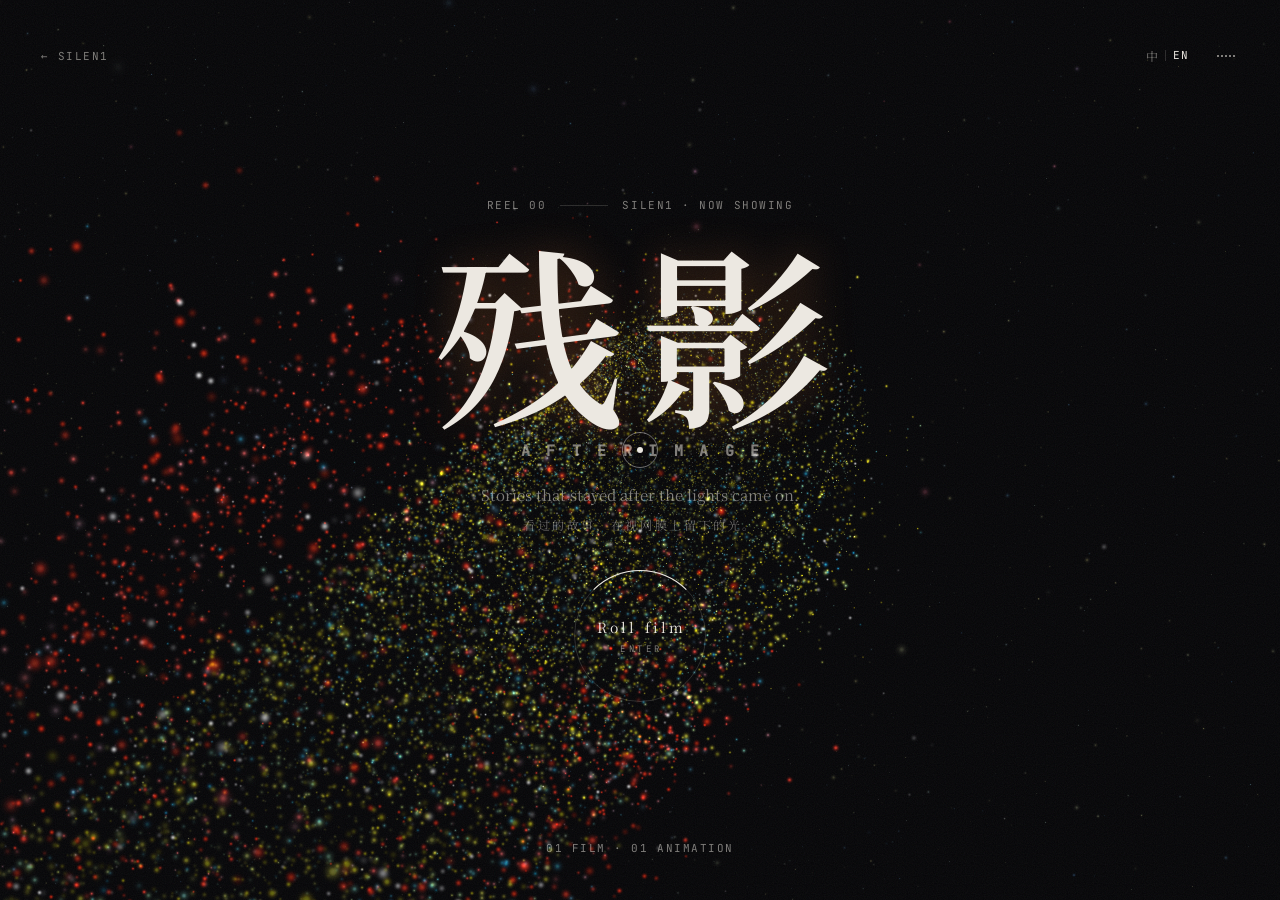
<file: index.html>
<!doctype html>
<html lang="zh-CN">
<head>
<meta charset="utf-8">
<meta name="viewport" content="width=device-width, initial-scale=1, viewport-fit=cover">
<title>残影 · Afterimage — Silen1</title>
<meta name="description" content="Silen1 看过的电影、剧集、动画与纪录片。Films, series, animation and documentaries that left an afterimage.">
<meta name="theme-color" content="#050507">
<meta http-equiv="Content-Security-Policy" content="default-src 'self'; script-src 'self'; style-src 'self' 'unsafe-inline'; img-src 'self' data:; font-src 'self'; connect-src 'self'; media-src 'self'; object-src 'none'; base-uri 'self'">
<meta name="afterimage-routes" content="path">
<meta property="og:type" content="website">
<meta property="og:site_name" content="残影 · Afterimage">
<meta property="og:title" content="残影 · Afterimage">
<meta property="og:description" content="Silen1 看过的电影、剧集、动画与纪录片。Films, series, animation and documentaries.">
<meta property="og:image" content="https://silen1.com/afterimage/assets/og.jpg">
<meta property="og:image:width" content="1200">
<meta property="og:image:height" content="630">
<meta property="og:url" content="https://silen1.com/afterimage/">
<meta name="twitter:card" content="summary_large_image">
<link rel="icon" href="assets/favicon.svg" type="image/svg+xml">
<link rel="preload" href="assets/fonts/noto-serif-sc-600.woff2" as="font" type="font/woff2" crossorigin>
<link rel="stylesheet" href="css/style.css">
</head>
<body class="is-loading">
<canvas id="stage" aria-hidden="true"></canvas>
<div class="grain" aria-hidden="true"></div>

<!-- 加载进度 -->
<div class="loader" id="loader" role="status" aria-live="polite">
  <p class="loader__label mono"><span id="loader-label">放映机预热</span><span class="loader__n" id="loader-n">00</span></p>
  <i class="loader__track" aria-hidden="true"><i class="loader__fill" id="loader-fill"></i></i>
</div>

<!-- 开场 -->
<section class="intro" id="intro" aria-labelledby="intro-title">
  <p class="intro__kicker mono"><span>REEL 00</span><span class="intro__line"></span><span data-i18n="kicker">Silen1 · 放映中</span></p>
  <h1 class="intro__title" id="intro-title">
    <span class="intro__zh" aria-label="残影"><span>残</span><span>影</span></span>
    <span class="intro__en">AFTERIMAGE</span>
  </h1>
  <p class="intro__sub" data-i18n="sub">看过的故事，在视网膜上留下的光。<br><span class="mono">Films, series, animation &amp; documentaries that stayed after the lights came on.</span></p>
  <button class="intro__enter" id="enter" type="button">
    <span class="intro__enter-ring" aria-hidden="true"></span>
    <span class="intro__enter-label" data-i18n="enter">进入放映<span class="mono">ENTER</span></span>
  </button>
  <p class="intro__count mono" id="intro-count"></p>
</section>

<!-- 顶栏 -->
<header class="bar" id="bar">
  <div class="bar__left">
    <a class="bar__home mono" href="https://silen1.com/wander/" data-i18n="home" data-i18n-aria="homeAria" aria-label="回到 Silen1 博客的漫游页"><span aria-hidden="true">←</span><span class="bar__home-t"> SILEN1</span></a>
    <a class="bar__mark" href="./" data-i18n-aria="markAria" aria-label="残影 Afterimage 首页"><span class="bar__zh">残影</span><span class="mono">AFTERIMAGE</span></a>
  </div>
  <nav class="bar__filters" data-i18n-aria="filtersAria" aria-label="分类">
    <button type="button" class="chip is-on" data-filter="all"><span data-i18n="all">全部</span><i class="mono">ALL</i></button>
    <button type="button" class="chip" data-filter="film"><b class="fmt" data-k="film"></b><span data-i18n="film">电影</span><i class="mono">FILM</i></button>
    <button type="button" class="chip" data-filter="series"><b class="fmt" data-k="series"></b><span data-i18n="series">剧集</span><i class="mono">SERIES</i></button>
    <button type="button" class="chip" data-filter="animation"><b class="fmt" data-k="animation"></b><span data-i18n="animation">动画</span><i class="mono">ANIMATION</i></button>
    <button type="button" class="chip" data-filter="documentary"><b class="fmt" data-k="documentary"></b><span data-i18n="documentary">纪录</span><i class="mono">DOCUMENTARY</i></button>
  </nav>
  <div class="bar__right">
    <button type="button" class="bar__index mono" id="open-index" aria-haspopup="dialog" data-i18n-aria="indexAria" aria-label="打开片单">INDEX<span class="bar__index-n" id="index-n"></span></button>
    <button type="button" class="bar__lang mono" id="lang" data-i18n-aria="langAria" aria-label="切换到英文 · Switch to English"><span data-l="zh">中</span><span data-l="en">EN</span></button>
    <button type="button" class="bar__sound" id="sound" aria-pressed="false" aria-label="打开放映机的声音"><i></i><i></i><i></i><i></i><i></i></button>
  </div>
</header>

<!-- 当前焦点作品的信息（左下） -->
<aside class="now" id="now" aria-live="polite">
  <p class="now__no mono"><span id="now-no">01</span><span class="now__of">/ <span id="now-total">01</span></span></p>
  <p class="now__type mono" id="now-type"></p>
  <p class="now__title" id="now-title"></p>
  <p class="now__en mono" id="now-en"></p>
  <p class="now__hint mono"><span class="now__wheel" aria-hidden="true"></span><span data-i18n="hint">滚动穿行 · 点击进入</span></p>
</aside>

<!-- 右侧进度轨 -->
<nav class="rail" id="rail" data-i18n-aria="railAria" aria-label="作品进度"></nav>

<!-- 作品详情 -->
<article class="detail" id="detail" aria-hidden="true" tabindex="-1">
  <div class="detail__inner">
    <p class="detail__kicker mono" data-stagger><span id="d-no"></span><span class="detail__dash"></span><span id="d-type"></span><span class="detail__dash"></span><span id="d-year"></span></p>
    <h2 class="detail__title" id="d-title" data-stagger></h2>
    <p class="detail__en" id="d-en" data-stagger></p>
    <p class="detail__meta mono" id="d-meta" data-stagger></p>
    <blockquote class="detail__line" id="d-line" data-stagger></blockquote>
    <div class="detail__note" id="d-note" data-stagger></div>
    <figure class="keep" id="d-keep" data-stagger hidden>
      <div class="keep__frame" id="d-keep-frame">
        <img class="keep__img" id="d-keep-img" alt="" decoding="async">
        <i class="keep__glare" aria-hidden="true"></i>
      </div>
      <canvas class="keep__dust" id="d-keep-dust" aria-hidden="true"></canvas>
      <figcaption class="keep__cap mono"><span id="d-keep-kind"></span><span id="d-keep-cap"></span><span class="keep__credit" id="d-keep-credit"></span></figcaption>
    </figure>
    <div class="detail__palette" data-stagger>
      <p class="mono" data-i18n="palette">残影色谱 · AFTERIMAGE PALETTE</p>
      <ul id="d-palette"></ul>
    </div>
    <p class="detail__links mono" data-stagger><a id="d-link" href="#" target="_blank" rel="noopener">IMDb ↗</a></p>
  </div>
  <div class="detail__nav">
    <button type="button" class="detail__btn mono" id="d-back" data-i18n="back"><span aria-hidden="true">←</span> 返回 <kbd>ESC</kbd></button>
    <button type="button" class="detail__btn mono" id="d-next" data-i18n="next">下一部 <span aria-hidden="true">→</span></button>
  </div>
</article>

<!-- 目录（同时也是无 WebGL / 读屏用户的完整入口） -->
<div class="index" id="index" role="dialog" aria-modal="true" aria-labelledby="index-title" hidden>
  <div class="index__head">
    <h2 id="index-title" data-i18n="indexTitle">片单 <span class="mono">INDEX</span></h2>
    <button type="button" class="index__close mono" id="close-index" data-i18n="close">CLOSE ✕</button>
  </div>
  <ol class="index__list" id="index-list"></ol>
</div>

<div class="cursor" id="cursor" aria-hidden="true"><span class="cursor__dot"></span><span class="cursor__ring"><span class="cursor__label mono">ENTER</span></span></div>

<noscript><style>.intro__enter,.bar,.now,.rail,.loader{display:none}</style></noscript>
<script src="js/boot.js"></script>
</body>
</html>
</file>
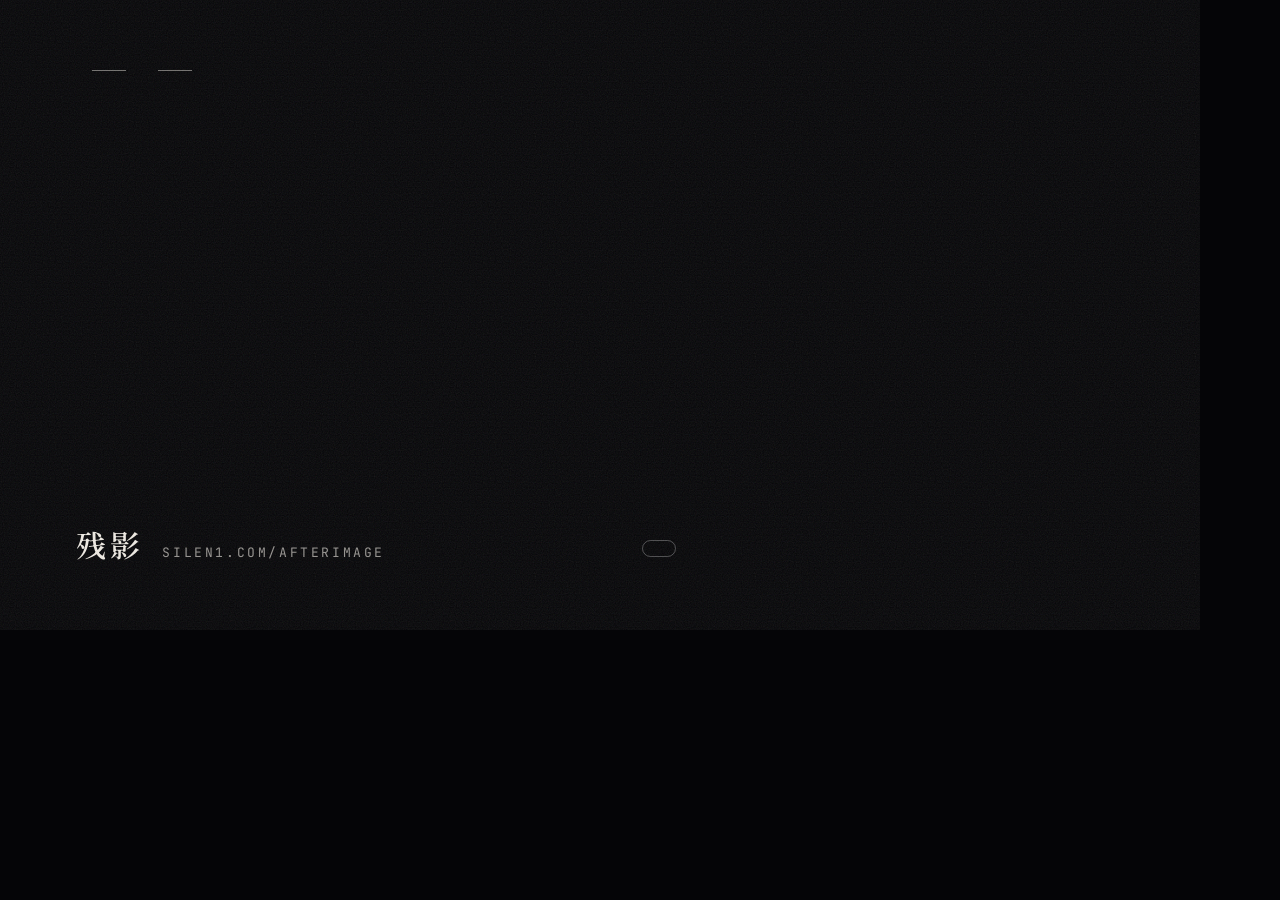
<file: tools/og.html>
<!doctype html>
<html lang="zh-CN">
<head>
<meta charset="utf-8">
<title>share card</title>
<!-- 分享图模板：tools/build-pages.mjs 用浏览器打开 og.html?id=<作品 id>，截成 1200×630 的 og/<id>.jpg -->
<style>
@font-face { font-family: "Afterimage Serif"; src: url(../assets/fonts/noto-serif-sc-600.woff2) format("woff2"); font-weight: 600; }
@font-face { font-family: "Afterimage Serif"; src: url(../assets/fonts/noto-serif-sc-400.woff2) format("woff2"); font-weight: 400; }
@font-face { font-family: "Space Grotesk"; src: url(../assets/fonts/space-grotesk-latin-300-normal.woff2) format("woff2"); font-weight: 300; }
@font-face { font-family: "JetBrains Mono"; src: url(../assets/fonts/jetbrains-mono-latin-400-normal.woff2) format("woff2"); font-weight: 400; }
* { box-sizing: border-box; margin: 0; padding: 0; }
html, body { width: 1200px; height: 630px; overflow: hidden; background: #050507; color: #ece8e1; }
body { position: relative; font-family: "Space Grotesk", sans-serif; -webkit-font-smoothing: antialiased; }
.mono { font-family: "JetBrains Mono", monospace; font-size: 15px; letter-spacing: .2em; text-transform: uppercase; }
#glow { position: absolute; inset: 0; }
#dust { position: absolute; inset: 0; }
.grain { position: absolute; inset: 0; opacity: .1; mix-blend-mode: screen;
  background-image: url("data:image/svg+xml;utf8,<svg xmlns='http://www.w3.org/2000/svg' width='220' height='220'><filter id='n'><feTurbulence type='fractalNoise' baseFrequency='.85' numOctaves='2' stitchTiles='stitch'/></filter><rect width='100%' height='100%' filter='url(%23n)'/></svg>"); }
.scan { position: absolute; inset: 0; background: repeating-linear-gradient(transparent 0 3px, rgba(0,0,0,.16) 3px 4px); }

/* 右边：剧照 / 票根 */
.still { position: absolute; }
.still img { display: block; }
.still.frame { top: 0; right: 0; bottom: 0; width: 640px;
  -webkit-mask-image: linear-gradient(to right, transparent 0, #000 34%); mask-image: linear-gradient(to right, transparent 0, #000 34%); }
.still.frame img { width: 100%; height: 100%; object-fit: cover; object-position: 50% 60%; filter: saturate(1.05) contrast(1.04); }
.still.ticket { right: 96px; top: 50%; height: 520px; transform: translateY(-50%) rotate(-4deg);
  box-shadow: 0 40px 80px -24px rgba(0,0,0,.85), 0 12px 30px -14px rgba(0,0,0,.7); border-radius: 6px; overflow: hidden; }
.still.ticket img { height: 100%; width: auto; }

/* 左边：文字 */
.text { position: absolute; left: 76px; top: 70px; bottom: 64px; width: 600px; display: flex; flex-direction: column; }
.kicker { display: flex; align-items: center; gap: 16px; opacity: .86; }
.kicker i { width: 34px; height: 1px; background: currentColor; opacity: .55; }
h1 { margin-top: 34px; font-family: "Afterimage Serif", serif; font-weight: 600; font-size: 84px; line-height: 1.12; letter-spacing: .05em;
  text-wrap: balance; text-shadow: 0 4px 40px rgba(0,0,0,.6); }
.en { margin-top: 14px; font-weight: 300; font-size: 28px; letter-spacing: .02em; opacity: .9; }
.line { margin-top: 34px; padding-left: 22px; border-left: 2px solid rgba(255,255,255,.55); font-family: "Afterimage Serif", serif; font-weight: 400; font-size: 32px; letter-spacing: .08em; }
.foot { margin-top: auto; display: flex; align-items: baseline; gap: 18px; }
.foot b { font-family: "Afterimage Serif", serif; font-weight: 600; font-size: 30px; letter-spacing: .14em; }
.foot .mono { opacity: .62; font-size: 13px; }
.badge { display: inline-flex; align-items: center; gap: 10px; margin-left: auto; padding: 8px 16px 7px; border: 1px solid rgba(255,255,255,.45); border-radius: 999px; font-size: 12px; }
.credit { position: absolute; right: 28px; bottom: 20px; font-size: 11px; letter-spacing: .08em; text-transform: none; opacity: .7; text-shadow: 0 1px 6px rgba(0,0,0,.9); }
.badge.zh { font-family: "Afterimage Serif", serif; font-size: 15px; letter-spacing: .18em; text-transform: none; }
</style>
</head>
<body>
<canvas id="glow" width="1200" height="630"></canvas>
<canvas id="dust" width="1200" height="630"></canvas>
<div class="still" id="still" hidden><img id="img" alt=""></div>
<div class="scan"></div>
<div class="grain"></div>
<p class="credit mono" id="credit" hidden></p>
<div class="text">
  <p class="kicker mono"><span id="no"></span><i></i><span id="type"></span><i></i><span id="year"></span></p>
  <h1 id="title"></h1>
  <p class="en" id="en"></p>
  <p class="line" id="line" hidden></p>
  <p class="foot"><b>残影</b><span class="mono">silen1.com/afterimage</span><span class="badge mono" id="badge" hidden></span></p>
</div>
<script type="module">
import { WORKS, TYPES } from '../data/works.js';
const id = new URLSearchParams(location.search).get('id');
const i = WORKS.findIndex((w) => w.id === id);
const w = WORKS[i];
const $ = (s) => document.querySelector(s);
// 固定种子的随机数：同一部作品每次画出来都一样
let seed = [...id].reduce((a, c) => (a * 31 + c.charCodeAt(0)) >>> 0, 7);
const rnd = () => { seed = (seed + 0x6D2B79F5) >>> 0; let t = seed; t = Math.imul(t ^ t >>> 15, t | 1); t ^= t + Math.imul(t ^ t >>> 7, t | 61); return ((t ^ t >>> 14) >>> 0) / 4294967296; };
const [c1, c2, c3] = w.palette;

$('#no').textContent = `NO.${String(i + 1).padStart(2, '0')}`;
$('#type').textContent = `${TYPES[w.type].zh} ${TYPES[w.type].en}`;
$('#year').textContent = w.year;
$('#title').textContent = w.title;
$('#en').textContent = w.title_en;
if (w.line) { $('#line').hidden = false; $('#line').textContent = w.line; }
if (w.still) {
  const b = $('#badge'); b.hidden = false; b.classList.add('zh');
  b.textContent = w.still.kind === 'ticket' ? '附票根' : '附定格';
  const s = $('#still'); s.hidden = false; s.classList.add(w.still.kind === 'ticket' ? 'ticket' : 'frame');
  $('#img').src = '../' + w.still.src;
  if (w.still.credit) { $('#credit').hidden = false; $('#credit').textContent = w.still.credit; }
}

// 背景：作品色谱的光晕
const g = $('#glow').getContext('2d');
g.fillStyle = c3; g.globalAlpha = .55; g.fillRect(0, 0, 1200, 630); g.globalAlpha = 1;
const blob = (x, y, r, c, a) => { const gr = g.createRadialGradient(x, y, 0, x, y, r); gr.addColorStop(0, c); gr.addColorStop(1, 'transparent'); g.globalAlpha = a; g.fillStyle = gr; g.fillRect(0, 0, 1200, 630); };
blob(160, 640, 620, c1, .5);
blob(1040, 40, 560, c2, .42);
blob(760, 420, 380, c1, .22);
g.globalAlpha = 1;
const shade = g.createLinearGradient(0, 0, 760, 0); shade.addColorStop(0, 'rgba(5,5,7,.72)'); shade.addColorStop(1, 'rgba(5,5,7,0)');
g.fillStyle = shade; g.fillRect(0, 0, 1200, 630);

// 粒子：一条扭过去的光带，和网站里的一样
const d = $('#dust').getContext('2d');
d.globalCompositeOperation = 'lighter';
for (let k = 0; k < 2600; k++) {
  const u = rnd();
  const x = -80 + u * 1360;
  const strand = k % 2;
  const a = u * 7.2 + strand * Math.PI + (rnd() - .5) * .7;
  const y = 330 + Math.sin(u * 3.1 + .6) * 150 + Math.cos(a) * 92 + (rnd() - .5) * 18;
  const far = rnd() < .22;
  const px = far ? rnd() * 1200 : x, py = far ? rnd() * 630 : y;
  const size = (far ? .6 : 1) * (0.6 + rnd() * 1.9) * (1 + .6 * Math.sin(a) ** 2);
  const col = rnd() < .06 ? '#ffffff' : (rnd() < .62 ? c1 : c2);
  d.globalAlpha = (far ? .35 : .75) * (.4 + rnd() * .6);
  d.fillStyle = col;
  d.beginPath(); d.arc(px, py, size, 0, Math.PI * 2); d.fill();
}

await document.fonts.ready;
await Promise.all([...document.images].filter((im) => im.src).map((im) => im.decode().catch(() => {})));
document.body.dataset.ready = '1';
</script>
</body>
</html>
</file>
<file: css/style.css>
@font-face { font-family: "Afterimage Serif"; src: url(../assets/fonts/noto-serif-sc-600.woff2) format("woff2"); font-weight: 600; font-display: swap; }
@font-face { font-family: "Afterimage Serif"; src: url(../assets/fonts/noto-serif-sc-400.woff2) format("woff2"); font-weight: 400; font-display: swap; }
@font-face { font-family: "Space Grotesk"; src: url(../assets/fonts/space-grotesk-latin-300-normal.woff2) format("woff2"); font-weight: 300; font-display: swap; }
@font-face { font-family: "Space Grotesk"; src: url(../assets/fonts/space-grotesk-latin-500-normal.woff2) format("woff2"); font-weight: 500; font-display: swap; }
@font-face { font-family: "JetBrains Mono"; src: url(../assets/fonts/jetbrains-mono-latin-400-normal.woff2) format("woff2"); font-weight: 400; font-display: swap; }
@font-face { font-family: "JetBrains Mono"; src: url(../assets/fonts/jetbrains-mono-latin-500-normal.woff2) format("woff2"); font-weight: 500; font-display: swap; }

:root {
  --bg: #050507;
  --ink: #ece8e1;
  --dim: rgba(236, 232, 225, .52);
  --faint: rgba(236, 232, 225, .16);
  --accent: #ff7a1a;
  --serif: "Afterimage Serif", "Noto Serif SC", "Songti SC", serif;
  --sans: "Space Grotesk", system-ui, sans-serif;
  --mono: "JetBrains Mono", ui-monospace, monospace;
  --gutter: clamp(16px, 3.2vw, 44px);
  --ease: cubic-bezier(.2, .7, .1, 1);
  color-scheme: dark;
}
* { box-sizing: border-box; margin: 0; padding: 0; }
html, body { height: 100%; overflow: hidden; background: var(--bg); color: var(--ink); }
body { font-family: var(--sans); -webkit-font-smoothing: antialiased; overscroll-behavior: none; touch-action: none; }
button { font: inherit; color: inherit; background: none; border: 0; cursor: pointer; }
a { color: inherit; }
.mono { font-family: var(--mono); font-size: 11px; letter-spacing: .14em; text-transform: uppercase; font-weight: 400; }
:focus-visible { outline: 1px solid var(--accent); outline-offset: 4px; }

#stage { position: fixed; inset: 0; width: 100%; height: 100%; display: block; }
.grain { position: fixed; inset: -50%; pointer-events: none; opacity: .07; z-index: 5;
  background-image: url("data:image/svg+xml;utf8,<svg xmlns='http://www.w3.org/2000/svg' width='160' height='160'><filter id='n'><feTurbulence type='fractalNoise' baseFrequency='.9' numOctaves='2' stitchTiles='stitch'/></filter><rect width='100%' height='100%' filter='url(%23n)'/></svg>");
  animation: grain 1s steps(6) infinite; }
@keyframes grain { 0%{transform:translate(0,0)} 20%{transform:translate(-4%,3%)} 40%{transform:translate(3%,-5%)} 60%{transform:translate(-6%,-2%)} 80%{transform:translate(5%,4%)} 100%{transform:translate(0,0)} }

/* ---------- 开场 ---------- */
.intro { position: fixed; inset: 0; z-index: 20; display: grid; place-content: center; justify-items: center; text-align: center; gap: 22px; padding: var(--gutter);
  transition: opacity 1.1s var(--ease), visibility 0s 1.1s; }
.intro__kicker { display: flex; align-items: center; gap: 14px; color: var(--dim); }
.intro__line { width: 48px; height: 1px; background: var(--faint); }
.intro__title { display: grid; justify-items: center; gap: 18px; font-weight: 600; line-height: 1; }
.intro__zh { font-family: var(--serif); font-size: clamp(88px, 15vw, 210px); letter-spacing: .08em; display: flex; }
.intro__zh > span { display: inline-block; opacity: 0; filter: blur(18px); transform: translateY(.08em) scale(1.08);
  text-shadow: 0 0 40px rgba(255, 140, 60, .25); transition: opacity 1.6s var(--ease), filter 1.6s var(--ease), transform 1.6s var(--ease); }
.intro__zh > span:nth-child(2) { transition-delay: .25s; }
.intro__en { font-family: var(--mono); font-size: clamp(12px, 1.3vw, 15px); letter-spacing: 1.1em; padding-left: 1.1em; color: var(--dim); opacity: 0; transition: opacity 1.4s .7s; }
.intro__sub { font-family: var(--serif); font-weight: 400; font-size: 15px; line-height: 1.9; color: var(--dim); opacity: 0; transition: opacity 1.4s 1s; }
.intro__sub .mono { font-size: 10px; letter-spacing: .12em; }
.intro__enter { position: relative; width: 132px; height: 132px; display: grid; place-items: center; margin-top: 10px; opacity: 0; transition: opacity 1.2s 1.4s; }
.intro__enter-ring { position: absolute; inset: 0; border-radius: 50%; border: 1px solid var(--faint); }
.intro__enter-ring::before { content: ""; position: absolute; inset: -1px; border-radius: 50%; border: 1px solid transparent; border-top-color: var(--ink); animation: spin 3.6s linear infinite; }
.intro__enter-ring::after { content: ""; position: absolute; inset: 14px; border-radius: 50%; background: radial-gradient(circle, rgba(255,140,60,.18), transparent 70%); transform: scale(.6); opacity: 0; transition: .6s var(--ease); }
.intro__enter:hover .intro__enter-ring::after, .intro__enter:focus-visible .intro__enter-ring::after { transform: scale(1); opacity: 1; }
.intro__enter-label { display: grid; gap: 6px; font-family: var(--serif); font-size: 14px; letter-spacing: .3em; padding-left: .3em; }
.intro__enter-label .mono { font-size: 9px; color: var(--dim); letter-spacing: .4em; }
.intro__count { position: absolute; bottom: var(--gutter); left: var(--gutter); right: var(--gutter); color: var(--dim); opacity: 0; transition: opacity 1s 1.8s; line-height: 1.8; }
@keyframes spin { to { transform: rotate(360deg); } }
body.is-ready .intro__zh > span { opacity: 1; filter: blur(0); transform: none; }
body.is-ready .intro__en, body.is-ready .intro__sub, body.is-ready .intro__enter, body.is-ready .intro__count { opacity: 1; }
body.is-in .intro { opacity: 0; visibility: hidden; pointer-events: none; }
/* 同一个标签页里看过开场了：不再播 */
.skip-intro .intro { display: none; }
.intro__sub-zh { display: inline-block; margin-top: 4px; font-size: 12px; letter-spacing: .22em; opacity: .85; }
html[data-lang="en"] .intro__enter-label { letter-spacing: .22em; padding-left: .22em; }

/* ---------- 加载进度 ---------- */
.loader { position: fixed; left: 50%; top: 50%; z-index: 21; transform: translate(-50%, -50%); display: grid; justify-items: center; gap: 14px;
  pointer-events: none; opacity: 0; transition: opacity .6s .3s var(--ease); }
.loader.is-on { opacity: 1; }
.loader.is-done { opacity: 0; transition: opacity .45s var(--ease); }
.loader[hidden] { display: none; }
.loader__label { display: flex; align-items: baseline; gap: 16px; color: var(--dim); white-space: nowrap; }
.loader__n { min-width: 2ch; color: var(--ink); font-variant-numeric: tabular-nums; text-align: right; }
.loader__track { display: block; width: 180px; height: 1px; background: var(--faint); overflow: hidden; }
.loader__fill { display: block; height: 100%; background: var(--ink); transform: scaleX(0); transform-origin: left; }
.loader.is-error .loader__label { color: var(--ink); }
.loader.is-error .loader__n, .loader.is-error .loader__track { display: none; }

/* ---------- 顶栏 ---------- */
/* 开场时只露出「← SILEN1」和右边的语言 / 声音开关；进入放映后其它部分再出来 */
.bar { position: fixed; top: 0; left: 0; right: 0; z-index: 25; display: flex; align-items: center; justify-content: space-between; gap: 16px;
  padding: calc(var(--gutter) * .8) var(--gutter); pointer-events: none; }
.bar > * { pointer-events: auto; }
.bar__left, .bar__right { display: flex; align-items: center; gap: 16px; }
.bar__mark, .bar__filters, .bar__index { opacity: 0; transform: translateY(-10px); visibility: hidden;
  transition: opacity .9s .3s var(--ease), transform .9s .3s var(--ease), visibility 0s 1.2s; }
body.is-in .bar__mark, body.is-in .bar__filters, body.is-in .bar__index { opacity: 1; transform: none; visibility: visible; transition-delay: .3s, .3s, 0s; }
.bar__home, .bar__lang, .bar__sound { opacity: 0; transition: opacity 1s 1.6s, color .3s; }
body.is-ready .bar__home, body.is-ready .bar__lang, body.is-ready .bar__sound { opacity: 1; }
body.is-in .bar__home, body.is-in .bar__lang, body.is-in .bar__sound { transition-delay: 0s; }
.bar__home { color: var(--dim); text-decoration: none; padding: 8px 0; white-space: nowrap; }
.bar__home:hover, .bar__home:focus-visible { color: var(--ink); }
.bar__mark { display: flex; align-items: baseline; gap: 10px; text-decoration: none; padding-left: 16px; border-left: 1px solid var(--faint); }
.bar__lang { display: flex; align-items: center; padding: 8px 0; color: var(--dim); }
.bar__lang span { padding: 0 7px; line-height: 1; transition: color .3s; }
.bar__lang span + span { border-left: 1px solid var(--faint); }
.bar__lang [data-l="zh"] { font-family: var(--serif); font-size: 12px; letter-spacing: 0; }
.bar__lang:hover span { color: var(--ink); }
html[data-lang="zh"] .bar__lang [data-l="zh"], html[data-lang="en"] .bar__lang [data-l="en"] { color: var(--ink); }
.bar__sound { display: flex; align-items: center; gap: 2px; height: 30px; padding: 0 4px; color: var(--dim); }
.bar__sound i { display: block; width: 2px; height: 14px; border-radius: 1px; background: currentColor; transform: scaleY(.16); transition: transform .5s var(--ease); }
.bar__sound:hover { color: var(--ink); }
.bar__sound.is-on { color: var(--ink); }
.bar__sound.is-on i { animation: eq .9s ease-in-out infinite; }
.bar__sound.is-on i:nth-child(2) { animation-duration: 1.15s; animation-delay: -.4s; }
.bar__sound.is-on i:nth-child(3) { animation-duration: .7s; animation-delay: -.2s; }
.bar__sound.is-on i:nth-child(4) { animation-duration: 1.3s; animation-delay: -.7s; }
.bar__sound.is-on i:nth-child(5) { animation-duration: .85s; animation-delay: -.5s; }
@keyframes eq { 0%, 100% { transform: scaleY(.22); } 50% { transform: scaleY(1); } }
.bar__zh { font-family: var(--serif); font-weight: 600; font-size: 19px; letter-spacing: .12em; }
.bar__mark .mono { color: var(--dim); font-size: 10px; }
.bar__filters { display: flex; gap: 2px; padding: 4px; border-radius: 999px; border: 1px solid var(--faint);
  background: rgba(10, 10, 14, .42); backdrop-filter: blur(14px); -webkit-backdrop-filter: blur(14px); }
.chip { display: flex; align-items: center; gap: 7px; padding: 8px 14px; border-radius: 999px; color: var(--dim); transition: color .4s, background .4s; }
.chip span { font-family: var(--serif); font-size: 13px; letter-spacing: .08em; }
.chip i { font-style: normal; font-size: 9px; letter-spacing: .16em; }
.chip[hidden] { display: none; }
.chip:hover { color: var(--ink); }
html[data-lang="en"] .chip i { display: none; }
.chip.is-on { color: #0b0b0e; background: var(--ink); }
.bar__index { display: flex; align-items: center; gap: 10px; color: var(--dim); padding: 10px 0; transition: color .3s; }
.bar__index:hover { color: var(--ink); }
.bar__index-n { display: inline-grid; place-items: center; min-width: 26px; height: 26px; border-radius: 50%; border: 1px solid var(--faint); font-size: 10px; letter-spacing: 0; }

/* ---------- 当前作品信息 ---------- */
.now { position: fixed; left: var(--gutter); bottom: var(--gutter); z-index: 11; width: min(360px, 60vw); pointer-events: none;
  opacity: 0; transition: opacity .8s .5s; }
body.is-in .now { opacity: 1; }
body.is-detail .now, body.is-detail .rail { opacity: 0; transition-delay: 0s; }
.now__no { display: flex; align-items: baseline; gap: 10px; }
.now__no > span:first-child { font-family: var(--sans); font-weight: 300; font-size: 64px; letter-spacing: -.02em; line-height: .9; }
.now__of { color: var(--dim); }
.now__type { color: var(--accent); margin-top: 18px; transition: color .6s; }
.now__title { font-family: var(--serif); font-weight: 600; font-size: 26px; letter-spacing: .06em; margin-top: 8px; min-height: 1.3em; }
.now__en { color: var(--dim); margin-top: 4px; font-size: 10px; }
.now__hint { margin-top: 30px; color: var(--dim); display: flex; align-items: center; gap: 12px; font-size: 10px; }
.now__wheel { width: 14px; height: 22px; border: 1px solid var(--dim); border-radius: 8px; position: relative; }
.now__wheel::after { content: ""; position: absolute; left: 50%; top: 4px; width: 2px; height: 4px; margin-left: -1px; background: var(--ink); border-radius: 1px; animation: wheel 1.8s var(--ease) infinite; }
@keyframes wheel { 0% { transform: translateY(0); opacity: 1 } 70% { transform: translateY(8px); opacity: 0 } 100% { opacity: 0 } }
.now .swap { display: inline-block; animation: swap .7s var(--ease) both; }
@keyframes swap { from { opacity: 0; transform: translateY(8px); filter: blur(6px); } to { opacity: 1; transform: none; filter: none; } }

/* ---------- 进度轨 ---------- */
.rail { position: fixed; right: var(--gutter); top: 50%; transform: translateY(-50%); z-index: 11; display: grid; gap: 14px; opacity: 0; transition: opacity .8s .6s; }
body.is-in .rail { opacity: 1; }
.rail button { position: relative; width: 22px; height: 10px; display: grid; justify-items: end; align-items: center; }
.rail button::before { content: ""; width: 10px; height: 1px; background: var(--dim); transition: width .5s var(--ease), background .5s; }
.rail button.is-on::before { width: 22px; background: var(--ink); }
.rail button span { position: absolute; right: 34px; white-space: nowrap; font-family: var(--serif); font-size: 12px; letter-spacing: .1em; color: var(--ink);
  opacity: 0; transform: translateX(6px); transition: .35s var(--ease); pointer-events: none; }
.rail button:hover span, .rail button:focus-visible span { opacity: 1; transform: none; }

/* ---------- 详情 ---------- */
.detail { position: fixed; inset: 0; z-index: 11; display: grid; grid-template-rows: 1fr auto; padding: calc(var(--gutter) * 2.6) var(--gutter) var(--gutter);
  overflow-y: auto; visibility: hidden; pointer-events: none; touch-action: pan-y; overscroll-behavior: contain; outline: none; }
body.is-detail .detail { visibility: visible; pointer-events: auto; }
/* 往下滚时，内容在顶栏下面淡出，不和顶栏叠在一起 */
.detail { -webkit-mask-image: linear-gradient(to bottom, transparent 0, transparent calc(var(--gutter) * 1.6), #000 calc(var(--gutter) * 2.6)); mask-image: linear-gradient(to bottom, transparent 0, transparent calc(var(--gutter) * 1.6), #000 calc(var(--gutter) * 2.6)); }
body.is-in.is-detail .rail, body.is-in.is-detail .now { opacity: 0; transition-delay: 0s; }
.detail__inner { max-width: 640px; padding-top: 4vh; }
.detail [data-stagger] { opacity: 0; transform: translateY(26px); filter: blur(8px); transition: opacity .9s var(--ease), transform .9s var(--ease), filter .9s var(--ease); }
body.is-detail-in .detail [data-stagger] { opacity: 1; transform: none; filter: none; }
.detail__kicker { display: flex; align-items: center; gap: 12px; color: var(--ink); opacity: .8; }
.detail__dash { width: 26px; height: 1px; background: currentColor; opacity: .5; }
.detail__title { font-family: var(--serif); font-weight: 600; font-size: clamp(46px, 7.4vw, 104px); line-height: 1.08; letter-spacing: .04em; margin-top: 26px;
  text-shadow: 0 2px 40px rgba(0,0,0,.35); text-wrap: balance; word-break: keep-all; }
.detail__en { font-family: var(--sans); font-weight: 300; font-size: clamp(16px, 1.8vw, 22px); letter-spacing: .02em; margin-top: 12px; opacity: .85; }
.detail__meta { margin-top: 18px; opacity: .7; }
.detail__line { font-family: var(--serif); font-size: clamp(19px, 2vw, 24px); line-height: 1.7; margin-top: 46px; padding-left: 20px; border-left: 1px solid rgba(255,255,255,.5); }
.detail__note { font-family: var(--serif); font-size: 15px; line-height: 2; margin-top: 26px; opacity: .85; max-width: 34em; }
.detail__note p + p { margin-top: 1em; }
.detail__palette { margin-top: 44px; }
.detail__palette .mono { opacity: .6; font-size: 10px; }
.detail__palette ul { list-style: none; display: flex; gap: 10px; margin-top: 12px; }
.detail__palette li { display: grid; gap: 8px; }
.detail__palette li i { display: block; width: 64px; height: 26px; border-radius: 3px; box-shadow: inset 0 0 0 1px rgba(255,255,255,.18); }
.detail__palette li span { font-family: var(--mono); font-size: 10px; opacity: .65; }
.detail__links { margin-top: 30px; }
.detail__links a { text-decoration: none; border-bottom: 1px solid rgba(255,255,255,.35); padding-bottom: 3px; }
.detail__nav { display: flex; justify-content: space-between; align-items: center; margin-top: 40px; opacity: 0; transition: opacity .6s .5s; }
body.is-detail-in .detail__nav { opacity: 1; }
.detail__btn { display: flex; align-items: center; gap: 10px; padding: 12px 18px; border-radius: 999px; border: 1px solid rgba(255,255,255,.28);
  background: rgba(5,5,8,.28); backdrop-filter: blur(10px); -webkit-backdrop-filter: blur(10px); transition: background .3s, color .3s; }
.detail__btn:hover { background: var(--ink); color: #0b0b0e; }
.detail__btn kbd { font: inherit; font-size: 9px; opacity: .55; }
/* 英文界面里显示的中文（标题副行、你写的原话）：用宋体，不转大写 */
.is-zh { font-family: var(--serif) !important; text-transform: none; }
.now__en.is-zh { font-size: 12px; letter-spacing: .14em; }
.detail__en.is-zh { font-weight: 400; letter-spacing: .1em; }
.detail__note.is-zh, .detail__line.is-zh { letter-spacing: .04em; }

/* ---------- 目录 ---------- */
.index { position: fixed; inset: 0; z-index: 30; background: rgba(5,5,7,.82); backdrop-filter: blur(22px); -webkit-backdrop-filter: blur(22px);
  padding: var(--gutter); overflow-y: auto; touch-action: pan-y; animation: fade .5s var(--ease); }
.index[hidden] { display: none; }
@keyframes fade { from { opacity: 0 } }
.index__head { display: flex; justify-content: space-between; align-items: baseline; max-width: 1100px; margin: 4vh auto 5vh; }
.index__head h2 { font-family: var(--serif); font-size: 40px; font-weight: 600; letter-spacing: .1em; }
.index__head h2 .mono { color: var(--dim); margin-left: 10px; }
.index__close { color: var(--dim); padding: 10px; }
.index__close:hover { color: var(--ink); }
.index__list { list-style: none; max-width: 1100px; margin: 0 auto; counter-reset: n; }
.index__list button { width: 100%; display: grid; grid-template-columns: 64px 1fr auto 90px; align-items: baseline; gap: 20px; padding: 22px 6px;
  border-top: 1px solid var(--faint); text-align: left; position: relative; transition: padding .5s var(--ease); }
.index__list li:last-child button { border-bottom: 1px solid var(--faint); }
.index__list button::after { content: ""; position: absolute; left: 0; right: 0; bottom: -1px; height: 1px; background: var(--c, var(--ink)); transform: scaleX(0); transform-origin: left; transition: transform .7s var(--ease); }
.index__list button:hover { padding-left: 20px; }
.index__list button:hover::after { transform: none; }
.index__list .n { color: var(--dim); }
.index__list .t { font-family: var(--serif); font-size: clamp(20px, 2.6vw, 32px); font-weight: 600; letter-spacing: .05em; }
.index__list .t small { display: block; font-family: var(--sans); font-weight: 300; font-size: 13px; letter-spacing: .02em; color: var(--dim); margin-top: 4px; }
.index__list .k { color: var(--dim); }
.index__list .sw { display: flex; height: 6px; border-radius: 3px; overflow: hidden; }
.index__list .sw i { flex: 1; }
.index__list .t small.is-zh { letter-spacing: .1em; }
.index__list .tag { display: inline-block; margin-left: 10px; padding: 3px 8px 2px; border: 1px solid var(--faint); border-radius: 999px; font-style: normal; font-size: 9px; vertical-align: 1px; color: var(--ink); }
html[data-lang="zh"] .index__list .tag { font-family: var(--serif); font-size: 10px; letter-spacing: .12em; }

/* ---------- 光标 ---------- */
.cursor { position: fixed; left: 0; top: 0; z-index: 40; pointer-events: none; }
.cursor__dot { position: absolute; width: 6px; height: 6px; margin: -3px; border-radius: 50%; background: var(--ink); }
.cursor__ring { position: absolute; width: 36px; height: 36px; margin: -18px; border-radius: 50%; border: 1px solid rgba(255,255,255,.4); display: grid; place-items: center;
  transition: width .5s var(--ease), height .5s var(--ease), margin .5s var(--ease), background .5s, border-color .5s; }
.cursor__label { font-size: 9px; opacity: 0; transition: opacity .3s; }
.cursor.is-card .cursor__ring { width: 92px; height: 92px; margin: -46px; background: rgba(255,255,255,.08); border-color: rgba(255,255,255,.7); backdrop-filter: blur(4px); }
.cursor.is-card .cursor__label { opacity: 1; }
.cursor.is-link .cursor__ring { width: 54px; height: 54px; margin: -27px; }
@media (hover: none), (pointer: coarse) { .cursor { display: none; } }
@media (hover: hover) and (pointer: fine) { body.is-in, body.is-in button, body.is-in a { cursor: none; } }

/* ---------- 无 WebGL / 减少动态 ---------- */
body.no-webgl .intro__enter, body.no-webgl .now, body.no-webgl .rail { display: none; }
@media (prefers-reduced-motion: reduce) {
  .grain { animation: none; }
  .intro__enter-ring::before { animation: none; }
  .detail [data-stagger] { transform: none; filter: none; }
  .now__wheel::after { animation: none; }
}

/* ---------- 手机 ---------- */
@media (max-width: 720px) {
  .bar { flex-wrap: wrap; row-gap: 12px; }
  .bar__mark .mono { display: none; }
  .bar__filters { order: 3; width: 100%; display: grid; grid-auto-flow: column; grid-auto-columns: 1fr; }
  .bar__left, .bar__right { gap: 12px; }
  .bar__mark { padding-left: 12px; }
  .chip { padding: 8px 0; justify-content: center; }
  .chip i { display: none; }
  .now { width: auto; right: var(--gutter); }
  .now__no > span:first-child { font-size: 44px; }
  .now__title { font-size: 22px; }
  .now__hint { margin-top: 16px; }
  .now__wheel { display: none; }
  .rail { display: none; }
  .detail { padding-top: 120px; -webkit-mask-image: linear-gradient(to bottom, transparent 0, transparent 76px, #000 116px); mask-image: linear-gradient(to bottom, transparent 0, transparent 76px, #000 116px); }
  .index__list button { grid-template-columns: 34px 1fr 50px; }
  .index__list .k { display: none; }
}
/* 很窄的手机：「← SILEN1」只留箭头，保证顶栏一行放得下 */
@media (max-width: 379px) {
  .bar__home-t { display: none; }
  .bar__left, .bar__right { gap: 10px; }
}

/* ---------- 四种形态的小图标（和卡片外形一致） ---------- */
.fmt { display: inline-block; position: relative; flex: none; width: 17px; height: 11px; margin-right: 8px; vertical-align: -1px; color: inherit; }
.chip .fmt { margin-right: 0; }
.fmt[data-k="film"] { height: 10px; border-block: 2px dotted currentColor; }
.fmt[data-k="film"]::after { content: ""; position: absolute; inset: 1px 0; border-inline: 1px solid currentColor; opacity: .7; }
.fmt[data-k="series"] { border: 1px solid currentColor; border-radius: 3px;
  background: repeating-linear-gradient(currentColor 0 1px, transparent 1px 3px); background-clip: content-box; padding: 2px; opacity: .95; }
.fmt[data-k="animation"] { width: 14px; height: 11px; border: 1px solid currentColor; border-radius: 1px; }
.fmt[data-k="animation"]::before { content: ""; position: absolute; top: 1px; left: 50%; width: 2px; height: 2px; margin-left: -1px; border-radius: 50%;
  background: currentColor; box-shadow: -4px 0 0 currentColor, 4px 0 0 currentColor; }
.fmt[data-k="documentary"] { width: 16px;
  background:
    linear-gradient(currentColor, currentColor) left top / 5px 1px no-repeat, linear-gradient(currentColor, currentColor) left top / 1px 4px no-repeat,
    linear-gradient(currentColor, currentColor) right top / 5px 1px no-repeat, linear-gradient(currentColor, currentColor) right top / 1px 4px no-repeat,
    linear-gradient(currentColor, currentColor) left bottom / 5px 1px no-repeat, linear-gradient(currentColor, currentColor) left bottom / 1px 4px no-repeat,
    linear-gradient(currentColor, currentColor) right bottom / 5px 1px no-repeat, linear-gradient(currentColor, currentColor) right bottom / 1px 4px no-repeat; }
.fmt[data-k="documentary"]::after { content: ""; position: absolute; left: 50%; top: 50%; width: 3px; height: 3px; margin: -1.5px; border-radius: 50%; background: #ff4040; }
.index__list .k { display: flex; align-items: center; }
.detail__kicker #d-type { display: inline-flex; align-items: center; }

/* ---------- 票根 / 定格 ---------- */
.keep { margin-top: 40px; position: relative; width: min(78%, 300px); perspective: 900px; --rx: 0deg; --ry: 0deg; --gx: 50%; --gy: 30%; }
.keep[hidden] { display: none; }
.keep__frame { position: relative; max-width: 100%; border-radius: 4px; overflow: hidden; container-type: inline-size;
  transform: rotate(var(--tilt, 0deg)) rotateX(var(--rx)) rotateY(var(--ry)); transition: transform .5s var(--ease);
  box-shadow: 0 30px 60px -20px rgba(0,0,0,.75), 0 10px 22px -12px rgba(0,0,0,.6); }
.keep[data-kind="ticket"] { --tilt: -2.4deg; }
.keep[data-kind="frame"] .keep__frame { border-radius: 2px; box-shadow: 0 0 0 1px rgba(255,255,255,.18), 0 30px 60px -20px rgba(0,0,0,.75); }
.keep__img { display: block; width: 100%; height: auto; aspect-ratio: var(--ar, 2 / 3); object-fit: cover; opacity: 0; transition: opacity .8s var(--ease); }
.keep.is-shown .keep__img { opacity: 1; }
.keep__glare { position: absolute; inset: 0; pointer-events: none; mix-blend-mode: soft-light; opacity: 0; transition: opacity .5s;
  background: radial-gradient(circle at var(--gx) var(--gy), rgba(255,255,255,.55), transparent 55%); }
.keep__frame:hover .keep__glare { opacity: 1; }
.keep__dust { position: absolute; left: 0; top: 0; pointer-events: none; opacity: 0; transform: rotate(var(--tilt, 0deg)); transition: opacity .6s; }
.keep.is-assembling .keep__dust { opacity: 1; }
.keep.is-shown .keep__dust { opacity: 0; transition-duration: 1s; }
.keep__cap { display: block; margin-top: 18px; font-size: 10px; opacity: .7; line-height: 1.8; }
.keep__cap span { display: block; }
.keep__cap span:empty { display: none; }
.keep__credit { opacity: .7; text-transform: none; letter-spacing: .06em; }
.keep__cap span:first-child { color: var(--ink); opacity: 1; }
@media (min-width: 1000px) {
  .detail__inner.has-keep { max-width: 1200px; display: grid; grid-template-columns: minmax(0, 640px) minmax(240px, 360px); column-gap: clamp(48px, 8vw, 150px); align-items: start; }
  .detail__inner.has-keep > * { grid-column: 1; }
  .detail__inner.has-keep > .keep { grid-column: 2; grid-row: 1 / span 12; align-self: center; margin-top: 0; width: 100%; }
}

/* 横的剧照：放在文字栏里，宽度跟着文字走 */
.keep.is-wide { width: 100%; max-width: 640px; }
/* 动画的剧照：装在赛璐珞片里，顶上一排定位孔 */
.keep[data-kind="frame"][data-type="animation"] .keep__frame { padding: 30px 12px 12px; border-radius: 3px;
  background: rgba(225, 232, 238, .1); border: 1px solid rgba(255, 255, 255, .24); -webkit-backdrop-filter: blur(6px); backdrop-filter: blur(6px); }
.keep[data-kind="frame"][data-type="animation"] .keep__frame::before { content: ""; position: absolute; top: 9px; left: 50%; width: 12px; height: 12px; margin-left: -6px;
  border-radius: 50%; background: rgba(0, 0, 0, .7); box-shadow: inset 0 0 0 1px rgba(255, 255, 255, .25); }
.keep[data-kind="frame"][data-type="animation"] .keep__frame::after { content: ""; position: absolute; top: 11px; left: calc(50% - 25cqw - 22px); width: 44px; height: 8px;
  border-radius: 4px; background: rgba(0, 0, 0, .7); box-shadow: 50cqw 0 0 rgba(0, 0, 0, .7); }
.keep[data-kind="frame"][data-type="animation"] .keep__img { border-radius: 1px; }
</file>
